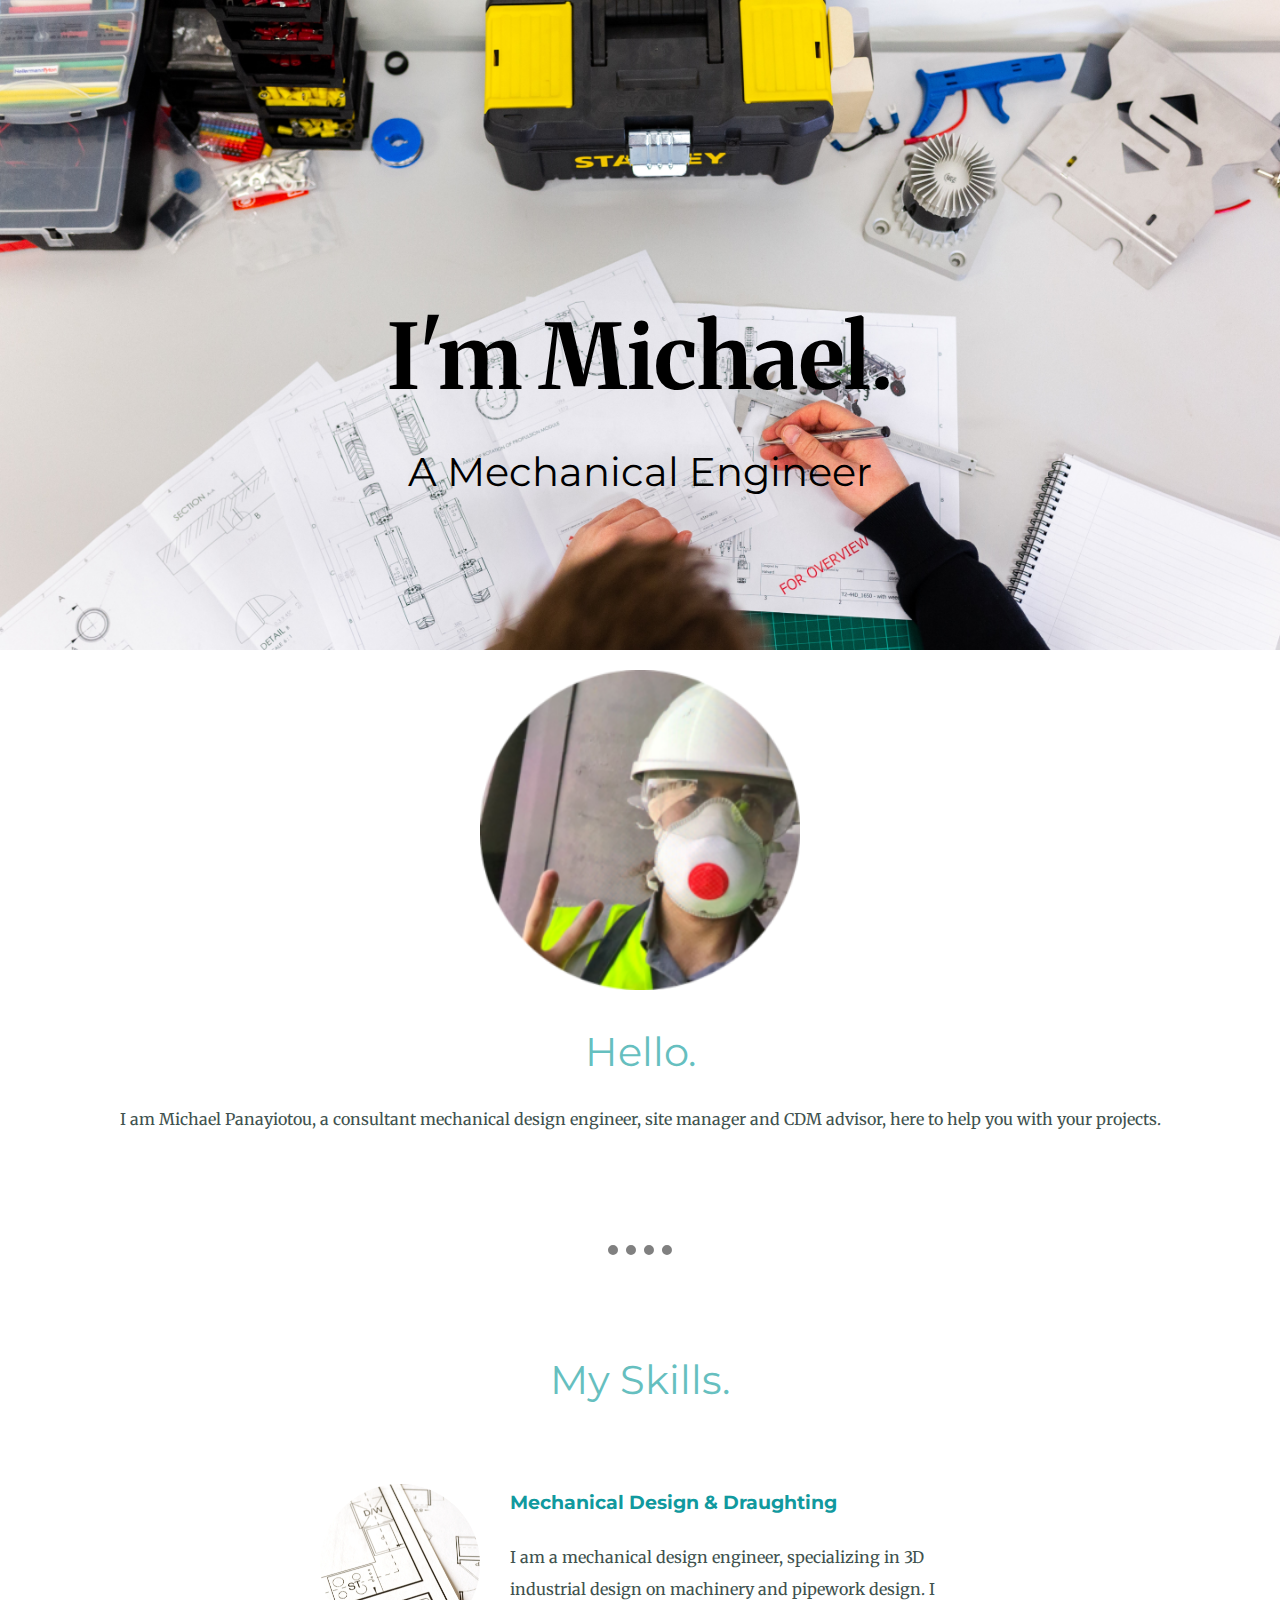
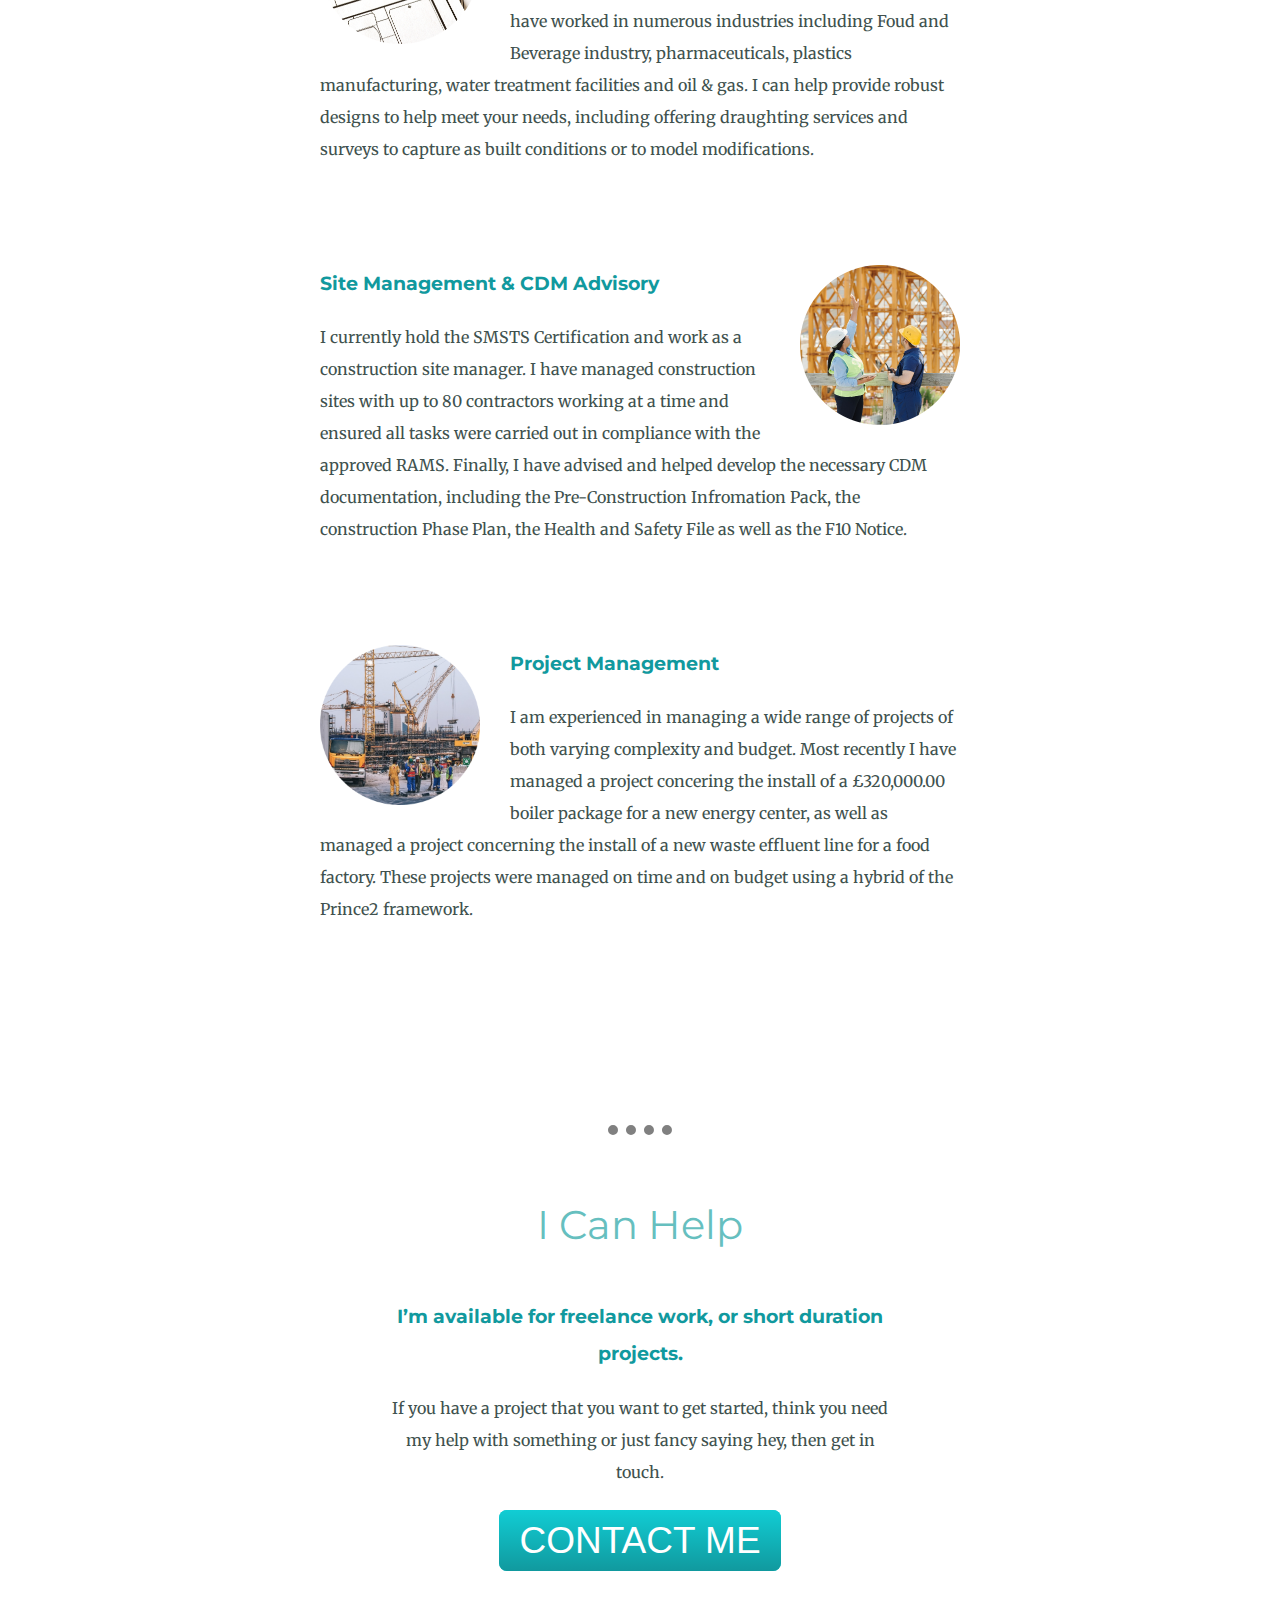
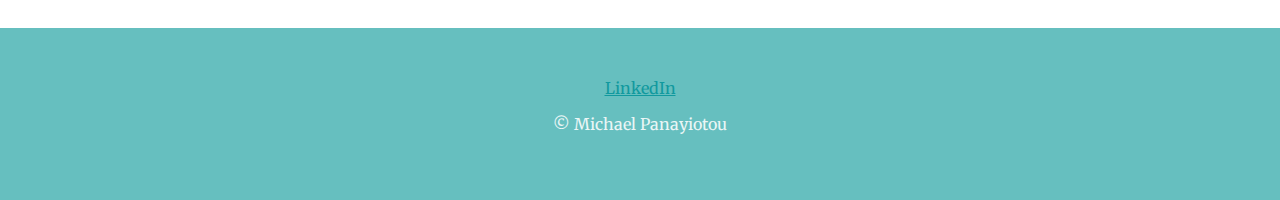
<file: index.html>
<!DOCTYPE html>
<html lang="en">
<head>
    <meta charset="UTF-8">
    <meta http-equiv="X-UA-Compatible" content="IE=edge">
    <meta name="viewport" content="width=device-width, initial-scale=1.0">
    <title>Michael Panayiotou</title>
    <link rel="stylesheet" href="css\styles.css">
    <link rel="shortcut icon" href="favicon.ico" type="image/x-icon">
    <link rel="preconnect" href="https://fonts.googleapis.com">
    <link rel="preconnect" href="https://fonts.gstatic.com" crossorigin>
    <link href="https://fonts.googleapis.com/css2?family=Merriweather&family=Montserrat&family=Sacramento&display=swap" rel="stylesheet">
</head>
<body>

    <div class="top_container">
     <h1>I'm Michael.</h1>
     <h2 class="heading-h2">A Mechanical Engineer</h2>
     <!--<img class="engineering-background-img" src="images/engineering-photo.jpg" alt="engineering-img">-->
    </div>

    <div class="middle-container">
        <div class="profile">
          <img class="profile-photo" src="images/profile-photo-modified.png" alt="profile-img">
          <h2>Hello.</h2>
          <p>I am Michael Panayiotou, a consultant mechanical design engineer, site manager and CDM advisor, here to help you with your projects.</p>
        </div>
        <hr class="top-line">
        <div class="skills">
          <h2>My Skills.</h2>
          <div class="skill-row">
            <img class="draughting" src="images/engineer-backdrop-modified.png" alt=" Draughting-img">
            <h3>Mechanical Design & Draughting</h3>
            <p class="mech-design-description">I am a mechanical design engineer, specializing in 3D industrial design on machinery and pipework design.
                I have worked in numerous industries including Foud and Beverage industry, pharmaceuticals, plastics manufacturing, water treatment facilities and oil & gas.
                I can help provide robust designs to help meet your needs, including offering draughting services and surveys to capture as built conditions or to model modifications.
            </p>
          </div>

          <div class="skill-row">
            <img class="CDM" src="images/construction-modified.png" alt="CDM-img">
            <h3 class="site-management-heading">Site Management & CDM Advisory</h3>
            <p class="CDM-description">I currently hold the SMSTS Certification and work as a construction site manager. I have managed construction sites with up to 80 contractors 
                working at a time and ensured all tasks were carried out in compliance with the approved RAMS. Finally, I have advised and helped develop the necessary CDM documentation,
                including the Pre-Construction Infromation Pack, the construction Phase Plan, the Health and Safety File as well as the F10 Notice.</p>
          </div>

          <div class="skill-row">
            <img class="project-management" src="images/pm-photo-modified.png" alt="CDM-img">
            <h3 class="project-management-heading">Project Management</h3>
            <p class="pm-description">I am experienced in managing a wide range of projects of both varying complexity and budget. Most recently I have
              managed a project concering the install of a £320,000.00 boiler package for a new energy center, as well as managed a project concerning the install
              of a new waste effluent line for a food factory. These projects were managed on time and on budget using a hybrid of the Prince2 framework.
            </p>
          </div>

        </div>
        <hr>
        <div class="contact-me">
          <h2>I Can Help</h2>
          <h3>I’m available for freelance work, or short duration projects.</h3>
          <p>If you have a project that you want to get started, think you need my help with something or just fancy saying hey, then get in touch.</p>
          <a class="btn" href="mailto:michael-panayiotou@hotmail.com">CONTACT ME</a>
        </div>
    </div>
      
      
    <div class="bottom-container">
        <a class="footer-link" href="https://www.linkedin.com/">LinkedIn</a>
        <p class="website-footer">© Michael Panayiotou</p>
    </div>

    
</body>
</html>
</file>
